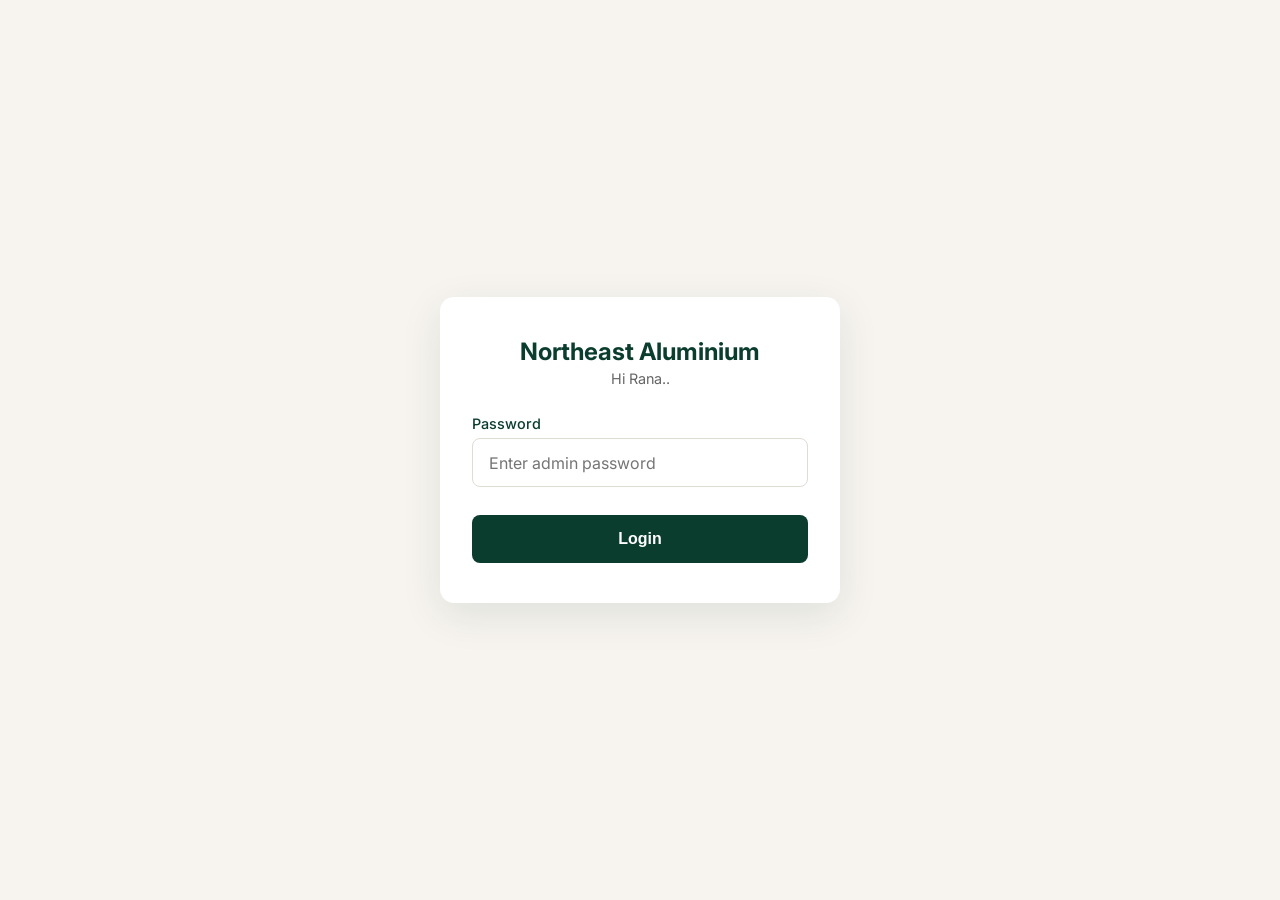
<file: admin/index.html>
<!DOCTYPE html>
<html lang="en">

<head>
    <meta charset="UTF-8">
    <meta name="viewport" content="width=device-width, initial-scale=1.0">
    <title>Admin Login | Northeast Aluminium</title>
    <link rel="preconnect" href="https://fonts.googleapis.com">
    <link rel="preconnect" href="https://fonts.gstatic.com" crossorigin>
    <link href="https://fonts.googleapis.com/css2?family=Inter:wght@400;500;600&display=swap" rel="stylesheet">
    <style>
        :root {
            --green: #0b3d2e;
            --gold: #c9a227;
            --cream: #f7f4ef;
        }

        * {
            box-sizing: border-box;
            margin: 0;
            padding: 0;
        }

        body {
            background: var(--cream);
            min-height: 100vh;
            display: flex;
            align-items: center;
            justify-content: center;
            font-family: 'Inter', system-ui, sans-serif;
            padding: 1rem;
        }

        .login-box {
            background: white;
            padding: 2.5rem 2rem;
            border-radius: 14px;
            box-shadow: 0 12px 40px rgba(11, 61, 46, 0.1);
            width: 100%;
            max-width: 400px;
        }

        .logo-text {
            text-align: center;
            margin-bottom: 1.75rem;
        }

        .logo-text h1 {
            color: var(--green);
            font-size: 1.5rem;
            font-weight: 700;
        }

        .logo-text p {
            color: #666;
            font-size: 0.9rem;
            margin-top: 0.25rem;
        }

        .form-group {
            margin-bottom: 1.25rem;
        }

        label {
            display: block;
            margin-bottom: 0.4rem;
            font-weight: 500;
            color: var(--green);
            font-size: 0.9rem;
        }

        input {
            width: 100%;
            padding: 0.85rem 1rem;
            border: 1.5px solid #e0dbd3;
            border-radius: 8px;
            font-size: 1rem;
            font-family: inherit;
            transition: border-color 0.2s;
        }

        input:focus {
            outline: none;
            border-color: var(--gold);
        }

        .btn-login {
            width: 100%;
            padding: 0.95rem;
            background: var(--green);
            color: white;
            border: none;
            border-radius: 8px;
            font-size: 1rem;
            font-weight: 600;
            cursor: pointer;
            margin-top: 0.5rem;
            transition: background 0.2s;
        }

        .btn-login:hover {
            background: #145c45;
        }

        .error {
            color: #c0392b;
            text-align: center;
            margin-top: 1rem;
            font-size: 0.9rem;
            display: none;
        }

        .hint {
            text-align: center;
            margin-top: 1.5rem;
            font-size: 0.8rem;
            color: #888;
        }
    </style>
</head>

<body>
    <div class="login-box">
        <div class="logo-text">
            <h1>Northeast Aluminium</h1>
            <p>Hi Rana..</p>
        </div>

        <form id="loginForm">
            <div class="form-group">
                <label for="password">Password</label>
                <input type="password" id="password" required placeholder="Enter admin password"
                    autocomplete="current-password">
            </div>
            <button type="submit" class="btn-login">Login</button>
            <p class="error" id="errorMsg">Incorrect password</p>
        </form>



        <script>
            // ========== CHANGE THIS PASSWORD ==========
            // Default password: admin123
            const PASSWORD_HASH = "a2177800e3c78b809eddabc4fc45cf989154b90371a009b44d804bb594a09a46";

            async function sha256(str) {
                const buf = await crypto.subtle.digest("SHA-256", new TextEncoder().encode(str));
                return Array.from(new Uint8Array(buf)).map(b => b.toString(16).padStart(2, "0")).join("");
            }

            if (sessionStorage.getItem("ne_admin_auth") === "true") {
                window.location.href = "dashboard.html";
            }

            document.getElementById("loginForm").addEventListener("submit", async (e) => {
                e.preventDefault();
                const pwd = document.getElementById("password").value;
                const hash = await sha256(pwd);
                const errorMsg = document.getElementById("errorMsg");

                if (hash === PASSWORD_HASH) {
                    sessionStorage.setItem("ne_admin_auth", "true");
                    window.location.href = "dashboard.html";
                } else {
                    errorMsg.style.display = "block";
                    errorMsg.textContent = "Incorrect password";
                }
            });
        </script>
</body>

</html>
</file>
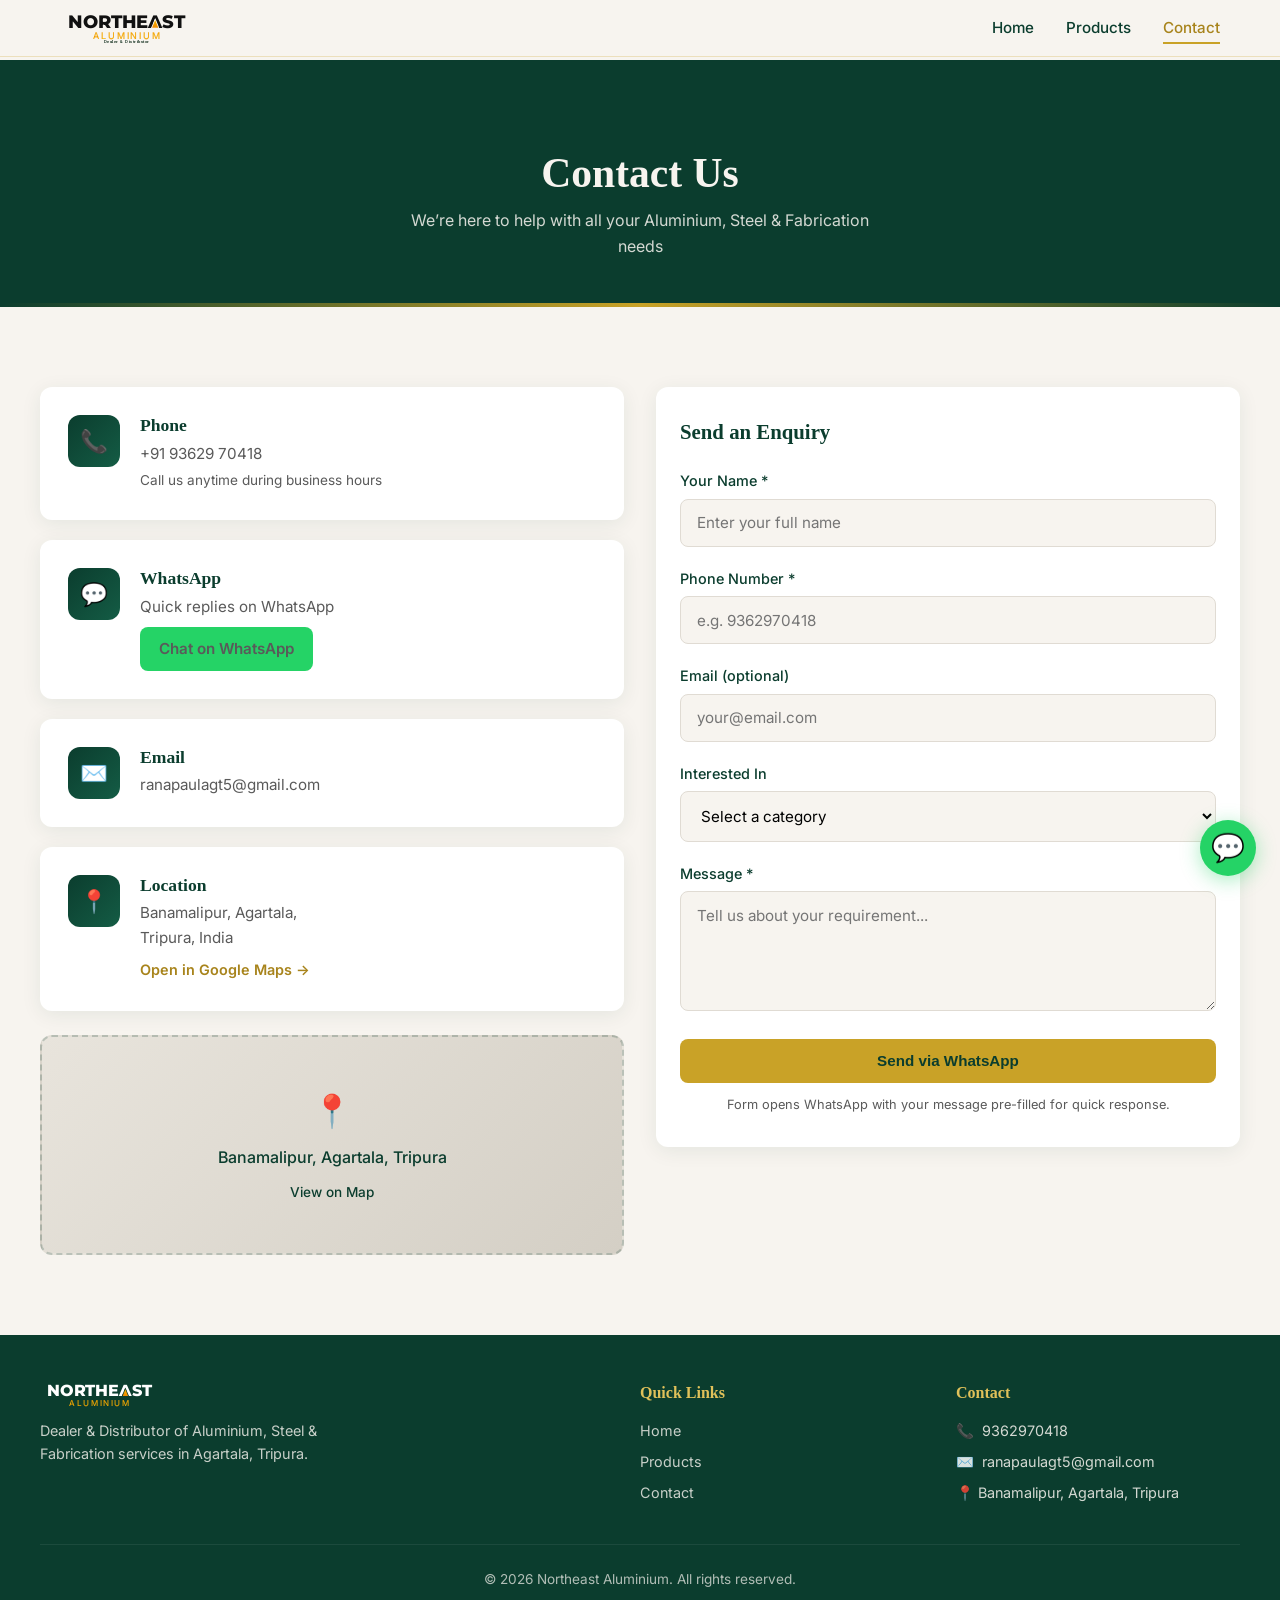
<file: contact.html>
<!DOCTYPE html>
<html lang="en">
<head>
  <meta charset="UTF-8">
  <meta name="viewport" content="width=device-width, initial-scale=1.0">
  <title>Contact Us | Northeast Aluminium – Agartala, Tripura</title>
  <meta name="description" content="Contact Northeast Aluminium in Banamalipur, Agartala. Call, WhatsApp or email for Aluminium, Steel & Fabrication enquiries.">
  
  <link rel="preconnect" href="https://fonts.googleapis.com">
  <link rel="preconnect" href="https://fonts.gstatic.com" crossorigin>
  <link href="https://fonts.googleapis.com/css2?family=Inter:wght@400;500;600&family=Montserrat:wght@400;500;600;700;800&family=Roboto+Slab:wght@700&family=Cormorant+Garamond:wght@600&display=swap" rel="stylesheet">
  
  <link rel="stylesheet" href="css/style.css">
</head>
<body>

  <!-- Header -->
  <header class="header">
    <div class="nav-container">
      <a href="index.html" class="logo">
        <div class="site-logo" role="img" aria-label="Northeast Aluminium — Dealer & Distributor">
          <div class="wordmark">NORTHE<span class="a">A</span>ST</div>
          <div class="product">Aluminium</div>
          <div class="role">Dealer & Distributor</div>
        </div>
      </a>
      
      <nav class="nav-links">
        <a href="index.html">Home</a>
        <a href="products.html">Products</a>
        <a href="contact.html" class="active">Contact</a>
      </nav>
      
      <div class="hamburger">
        <span></span>
        <span></span>
        <span></span>
      </div>
    </div>
  </header>

  <!-- Mobile Menu -->
  <div class="overlay"></div>
  <div class="mobile-menu">
    <a href="index.html">Home</a>
    <a href="products.html">Products</a>
    <a href="contact.html">Contact</a>
  </div>

  <!-- Page Hero -->
  <section class="page-hero">
    <h1>Contact Us</h1>
    <p>We’re here to help with all your Aluminium, Steel & Fabrication needs</p>
  </section>

  <!-- Contact Content -->
  <section class="section">
    <div class="container">
      <div class="contact-grid">
        
        <!-- Left: Contact Info -->
        <div>
          <div class="contact-card">
            <div class="contact-icon">📞</div>
            <div>
              <h3>Phone</h3>
              <p><a href="tel:+919362970418">+91 93629 70418</a></p>
              <p style="font-size:0.85rem; margin-top:0.25rem;">Call us anytime during business hours</p>
            </div>
          </div>

          <div class="contact-card" style="margin-top:1.25rem;">
            <div class="contact-icon">💬</div>
            <div>
              <h3>WhatsApp</h3>
              <p>Quick replies on WhatsApp</p>
              <a href="https://wa.me/919362970418" class="whatsapp-btn" target="_blank" rel="noopener">
                Chat on WhatsApp
              </a>
            </div>
          </div>

          <div class="contact-card" style="margin-top:1.25rem;">
            <div class="contact-icon">✉️</div>
            <div>
              <h3>Email</h3>
              <p><a href="mailto:ranapaulagt5@gmail.com">ranapaulagt5@gmail.com</a></p>
            </div>
          </div>

          <div class="contact-card" style="margin-top:1.25rem;">
            <div class="contact-icon">📍</div>
            <div>
              <h3>Location</h3>
              <p>Banamalipur, Agartala,<br>Tripura, India</p>
              <a href="https://www.google.com/maps/search/?api=1&query=Banamalipur+Agartala+Tripura" 
                 target="_blank" rel="noopener" 
                 style="display:inline-block; margin-top:0.5rem; color:var(--gold-dark); font-weight:600; font-size:0.9rem;">
                Open in Google Maps →
              </a>
            </div>
          </div>

          <!-- Map placeholder -->
          <div class="map-placeholder">
            <span style="font-size:2rem;">📍</span>
            <span>Banamalipur, Agartala, Tripura</span>
            <a href="https://www.google.com/maps/search/?api=1&query=Banamalipur+Agartala+Tripura" 
               target="_blank" rel="noopener" 
               style="font-size:0.85rem; color:var(--green); margin-top:0.25rem;">
              View on Map
            </a>
          </div>
        </div>

        <!-- Right: Enquiry Form -->
        <div>
          <div class="contact-form">
            <h3>Send an Enquiry</h3>
            <form id="enquiryForm">
              <div class="form-group">
                <label for="name">Your Name *</label>
                <input type="text" id="name" name="name" required placeholder="Enter your full name">
              </div>
              
              <div class="form-group">
                <label for="phone">Phone Number *</label>
                <input type="tel" id="phone" name="phone" required placeholder="e.g. 9362970418">
              </div>
              
              <div class="form-group">
                <label for="email">Email (optional)</label>
                <input type="email" id="email" name="email" placeholder="your@email.com">
              </div>
              
              <div class="form-group">
                <label for="interest">Interested In</label>
                <select id="interest" name="interest">
                  <option value="">Select a category</option>
                  <option value="Aluminium Products">Aluminium Products</option>
                  <option value="Mild Steel">Mild Steel</option>
                  <option value="Stainless Steel">Stainless Steel</option>
                  <option value="Fabrication Services">Fabrication Services</option>
                  <option value="Other">Other</option>
                </select>
              </div>
              
              <div class="form-group">
                <label for="message">Message *</label>
                <textarea id="message" name="message" required placeholder="Tell us about your requirement..."></textarea>
              </div>
              
              <button type="submit" class="btn btn-primary" style="width:100%;">
                Send via WhatsApp
              </button>
              
              <p style="font-size:0.8rem; color:var(--text-muted); margin-top:0.75rem; text-align:center;">
                Form opens WhatsApp with your message pre-filled for quick response.
              </p>
            </form>
          </div>
        </div>

      </div>
    </div>
  </section>

  <!-- Footer -->
  <footer class="footer">
    <div class="container">
      <div class="footer-grid">
        <div class="footer-brand">
          <div class="site-logo" role="img" aria-label="Northeast Aluminium">
            <div class="wordmark">NORTHE<span class="a">A</span>ST</div>
            <div class="product">Aluminium</div>
          </div>
          <p style="margin-top: 0.75rem;">Dealer & Distributor of Aluminium, Steel & Fabrication services in Agartala, Tripura.</p>
        </div>
        
        <div class="footer-links">
          <h4>Quick Links</h4>
          <a href="index.html">Home</a>
          <a href="products.html">Products</a>
          <a href="contact.html">Contact</a>
        </div>
        
        <div class="footer-contact">
          <h4>Contact</h4>
          <p>📞 <a href="tel:+919362970418">9362970418</a></p>
          <p>✉️ <a href="mailto:ranapaulagt5@gmail.com">ranapaulagt5@gmail.com</a></p>
          <p>📍 Banamalipur, Agartala, Tripura</p>
        </div>
      </div>
      
      <div class="footer-bottom">
        <p>© 2026 Northeast Aluminium. All rights reserved.</p>
      </div>
    </div>
  </footer>

  <!-- Floating WhatsApp -->
  <a href="https://wa.me/919362970418" class="float-whatsapp" target="_blank" rel="noopener" title="Chat on WhatsApp">
    💬
  </a>

  <script src="js/script.js"></script>
</body>
</html>
</file>
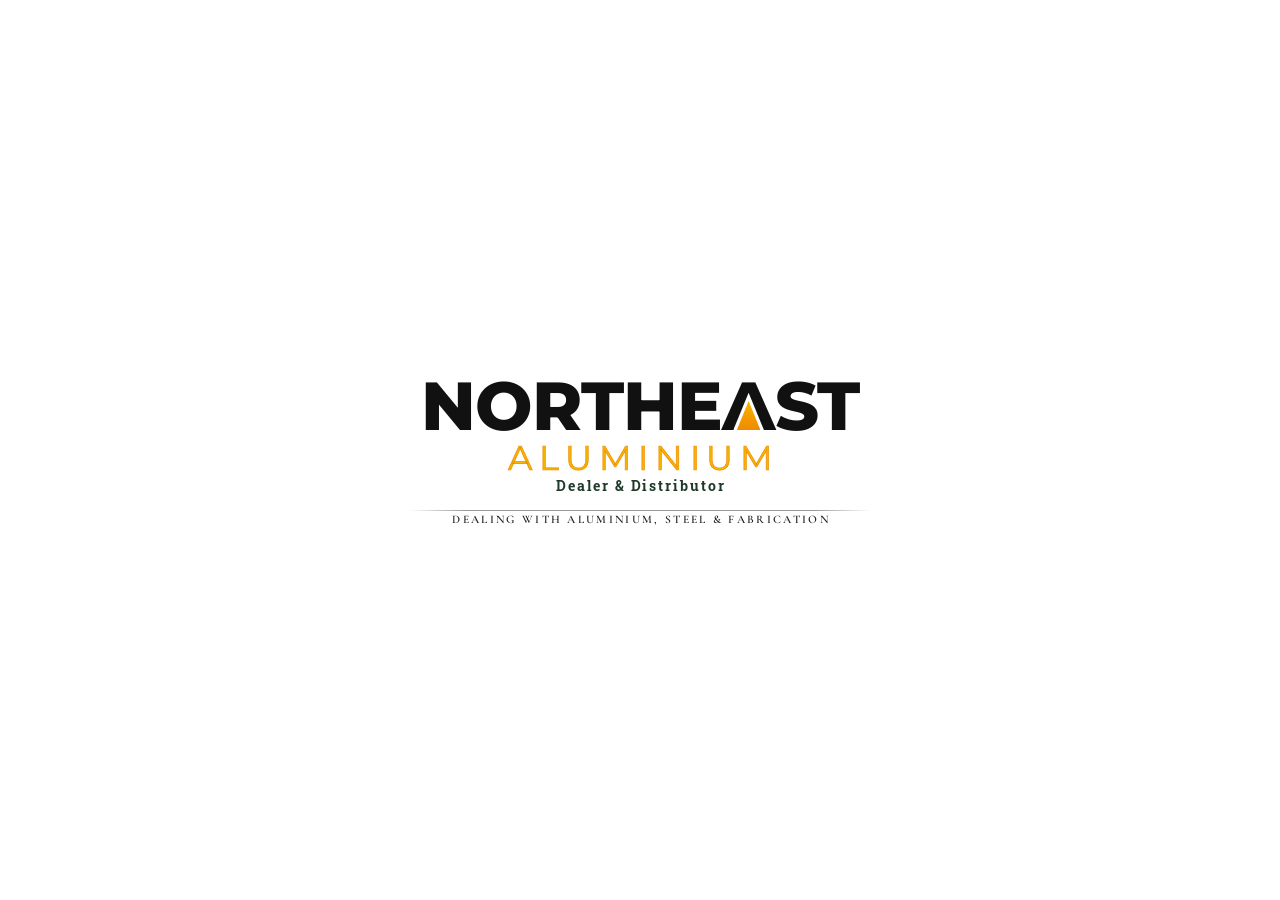
<file: logo.html>
<!DOCTYPE html>
<html lang="en">

<head>
    <meta charset="UTF-8">
    <meta name="viewport" content="width=device-width, initial-scale=1">
    <title>Northeast Aluminium Logo</title>
    <link rel="preconnect" href="https://fonts.googleapis.com">
    <link rel="preconnect" href="https://fonts.gstatic.com" crossorigin>
    <link
        href="https://fonts.googleapis.com/css2?family=Montserrat:wght@400;500;800&family=Roboto+Slab:wght@700&family=Cormorant+Garamond:wght@600&display=swap"
        rel="stylesheet">
    <style>
        :root {
            --black: #111111;
            --gold: #f5b400;
            --gold-deep: #f08a00;
            --green: #1f3a2a;
            --white: #ffffff;
        }

        * {
            box-sizing: border-box;
            margin: 0;
            padding: 0;
        }

        body {
            min-height: 100vh;
            display: grid;
            place-items: center;
            background: transparent;
            font-family: "Montserrat", Arial, Helvetica, sans-serif;
        }

        /* Logo container (transparent). Change font-size to scale the whole logo. */
        .logo {
            font-size: clamp(30px, 9vw, 68px);
            width: 7.4em;
            padding: 0.28em 0.3em 0.3em;
            background: transparent;
            display: flex;
            flex-direction: column;
            align-items: center;
        }

        /* NORTHEAST */
        .wordmark {
            font-family: "Montserrat", "Arial Black", Arial, sans-serif;
            font-weight: 800;
            font-size: 1em;
            line-height: 1;
            letter-spacing: -0.01em;
            color: var(--black);
            white-space: nowrap;
        }

        /* The "A" that holds both triangles */
        .wordmark .a {
            position: relative;
            display: inline-block;
        }

        /* White triangle */
        .wordmark .a::before {
            content: "";
            position: absolute;
            left: 50%;
            top: 0.3em;
            /* move triangle up / down */
            width: 0.46em;
            /* triangle width */
            height: 0.56em;
            /* triangle height */
            transform: translateX(-50%);
            background: var(--white);
            clip-path: polygon(50% 0, 100% 100%, 0 100%);
            z-index: 1;
        }

        /* Yellow triangle */
        .wordmark .a::after {
            content: "";
            position: absolute;
            left: 50%;
            top: 0.42em;
            /* move yellow triangle up / down */
            width: 0.35em;
            /* yellow triangle width */
            height: 0.43em;
            /* yellow triangle height */
            transform: translateX(-50%);
            background: linear-gradient(180deg, var(--gold), var(--gold-deep));
            clip-path: polygon(50% 0, 100% 100%, 0 100%);
            z-index: 2;
        }

        /* ALUMINIUM */
        .product {
            margin-top: 0.02em;
            font-weight: 400;
            font-size: 0.5em;
            line-height: 1;
            letter-spacing: 0.2em;
            padding-left: 0.2em;
            /* balances trailing letter-spacing */
            color: var(--gold);
            -webkit-text-stroke: 0.02em var(--gold-deep);
            text-transform: uppercase;
        }

        /* Dealer & Distributor */
        .role {
            margin-top: 0.12em;
            font-family: "Roboto Slab", Georgia, serif;
            font-weight: 700;
            font-size: 0.2em;
            letter-spacing: 0.14em;
            padding-left: 0.14em;
            color: var(--green);
        }

        /* Divider line */
        .rule {
            width: 100%;
            height: 1px;
            margin-top: 0.22em;
            background: linear-gradient(90deg, transparent, #9a9a9a 12%, #9a9a9a 88%, transparent);
        }

        /* Tagline */
        .tagline {
            margin-top: 0.14em;
            font-family: "Cormorant Garamond", Georgia, serif;
            font-weight: 600;
            font-size: 0.17em;
            letter-spacing: 0.2em;
            padding-left: 0.2em;
            color: #222;
            text-transform: uppercase;
            white-space: nowrap;
        }
    </style>
</head>

<body>

    <div class="logo" role="img"
        aria-label="Northeast Aluminium — Dealer &amp; Distributor. Dealing with aluminium, steel and fabrication.">
        <div class="wordmark" aria-hidden="true">NORTHE<span class="a">A</span>ST</div>
        <div class="product" aria-hidden="true">Aluminium</div>
        <div class="role" aria-hidden="true">Dealer &amp; Distributor</div>
        <div class="rule" aria-hidden="true"></div>
        <div class="tagline" aria-hidden="true">Dealing with Aluminium, Steel &amp; Fabrication</div>
    </div>

</body>

</html>
</file>
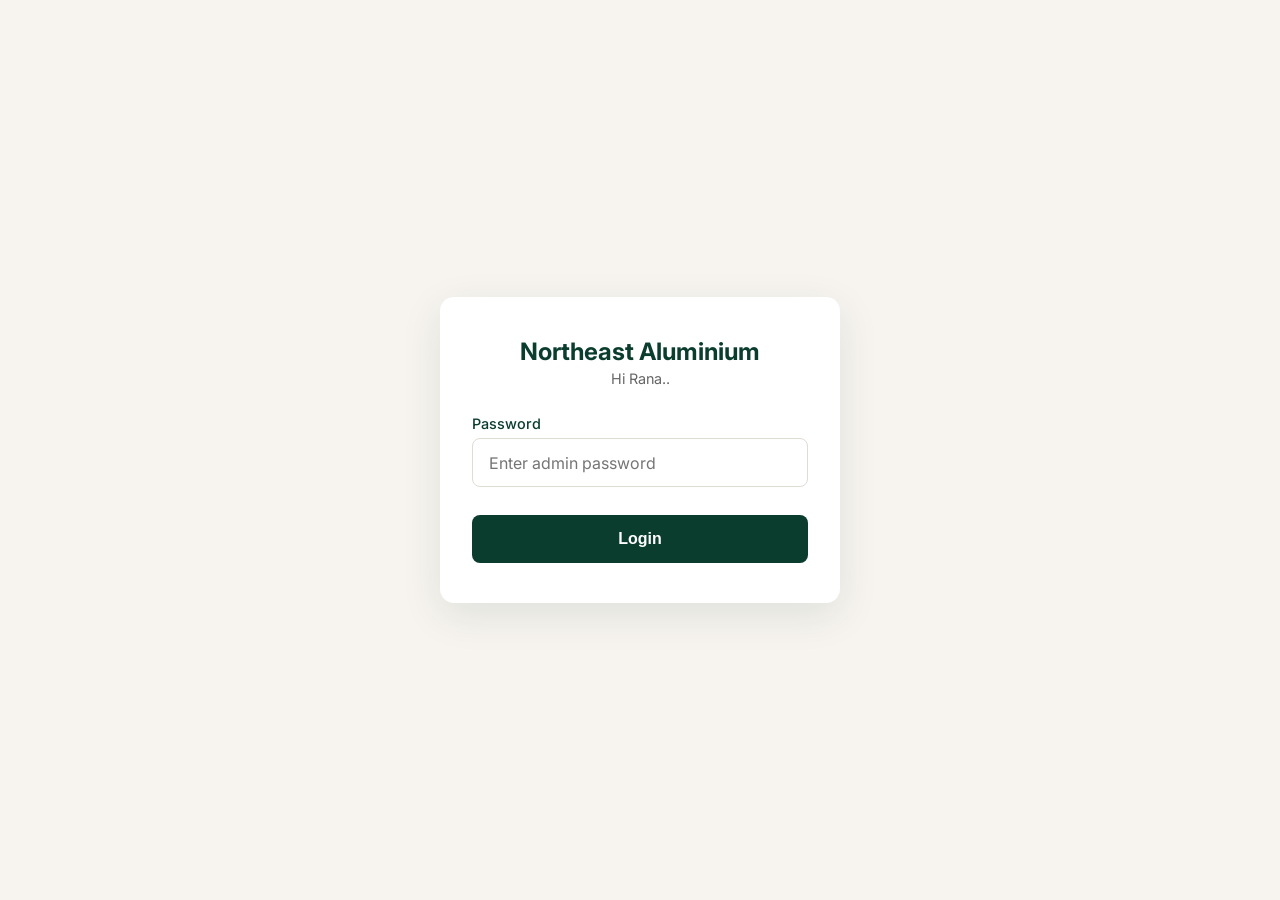
<file: admin/dashboard.html>
<!DOCTYPE html>
<html lang="en">

<head>
    <meta charset="UTF-8">
    <meta name="viewport" content="width=device-width, initial-scale=1.0">
    <title>Admin Dashboard | Northeast Aluminium</title>
    <link rel="preconnect" href="https://fonts.googleapis.com">
    <link rel="preconnect" href="https://fonts.gstatic.com" crossorigin>
    <link href="https://fonts.googleapis.com/css2?family=Inter:wght@400;500;600;700&display=swap" rel="stylesheet">
    <style>
        :root {
            --green: #0b3d2e;
            --green-light: #145c45;
            --gold: #c9a227;
            --cream: #f7f4ef;
            --danger: #c0392b;
        }

        * {
            box-sizing: border-box;
            margin: 0;
            padding: 0;
        }

        body {
            background: var(--cream);
            font-family: 'Inter', system-ui, sans-serif;
            color: #1a1a1a;
            line-height: 1.5;
            min-height: 100vh;
        }

        .admin-header {
            background: var(--green);
            color: white;
            padding: 0.9rem 1.25rem;
            display: flex;
            justify-content: space-between;
            align-items: center;
            position: sticky;
            top: 0;
            z-index: 100;
            box-shadow: 0 2px 12px rgba(0, 0, 0, 0.15);
        }

        .admin-header h1 {
            font-size: 1.15rem;
            font-weight: 600;
        }

        .header-actions {
            display: flex;
            gap: 0.6rem;
            align-items: center;
        }

        .btn {
            display: inline-flex;
            align-items: center;
            gap: 0.4rem;
            padding: 0.55rem 1rem;
            border: none;
            border-radius: 7px;
            font-weight: 600;
            font-size: 0.875rem;
            cursor: pointer;
            transition: all 0.2s;
            font-family: inherit;
        }

        .btn-gold {
            background: var(--gold);
            color: var(--green);
        }

        .btn-gold:hover {
            background: #e0c15a;
        }

        .btn-outline {
            background: transparent;
            color: white;
            border: 1.5px solid rgba(255, 255, 255, 0.4);
        }

        .btn-outline:hover {
            background: rgba(255, 255, 255, 0.1);
        }

        .btn-green {
            background: var(--green);
            color: white;
        }

        .btn-green:hover {
            background: var(--green-light);
        }

        .btn-danger {
            background: var(--danger);
            color: white;
        }

        .btn-danger:hover {
            background: #a93226;
        }

        .btn-sm {
            padding: 0.4rem 0.75rem;
            font-size: 0.8rem;
        }

        .container {
            max-width: 1100px;
            margin: 0 auto;
            padding: 1.5rem 1.25rem 3rem;
        }

        .status {
            padding: 0.75rem 1rem;
            border-radius: 8px;
            margin-bottom: 1.25rem;
            font-size: 0.9rem;
            display: none;
        }

        .status.success {
            background: #d4edda;
            color: #155724;
            display: block;
        }

        .status.error {
            background: #f8d7da;
            color: #721c24;
            display: block;
        }

        .status.info {
            background: #d1ecf1;
            color: #0c5460;
            display: block;
        }

        .card {
            background: white;
            border-radius: 12px;
            padding: 1.5rem;
            box-shadow: 0 4px 18px rgba(11, 61, 46, 0.06);
            margin-bottom: 1.75rem;
        }

        .card h2 {
            color: var(--green);
            font-size: 1.2rem;
            margin-bottom: 1.25rem;
            display: flex;
            align-items: center;
            justify-content: space-between;
            gap: 1rem;
        }

        .form-row {
            display: grid;
            grid-template-columns: 1fr 1fr;
            gap: 1rem;
            margin-bottom: 1rem;
        }

        @media (max-width: 640px) {
            .form-row {
                grid-template-columns: 1fr;
            }
        }

        label {
            display: block;
            margin-bottom: 0.3rem;
            font-weight: 500;
            color: var(--green);
            font-size: 0.875rem;
        }

        input[type="text"],
        input[type="number"],
        select,
        textarea {
            width: 100%;
            padding: 0.7rem 0.9rem;
            border: 1.5px solid #e0dbd3;
            border-radius: 8px;
            font-size: 0.95rem;
            font-family: inherit;
            background: #faf9f6;
            transition: border-color 0.2s;
        }

        input:focus,
        select:focus,
        textarea:focus {
            outline: none;
            border-color: var(--gold);
            background: white;
        }

        textarea {
            min-height: 90px;
            resize: vertical;
        }

        .image-preview-wrap {
            margin-top: 0.75rem;
            display: none;
        }

        .image-preview-wrap img {
            max-width: 180px;
            max-height: 140px;
            border-radius: 8px;
            border: 1px solid #e0dbd3;
            object-fit: cover;
        }

        .toolbar {
            display: flex;
            flex-wrap: wrap;
            gap: 0.75rem;
            margin-bottom: 1.25rem;
            align-items: center;
        }

        .toolbar input {
            flex: 1;
            min-width: 180px;
            padding: 0.6rem 0.9rem;
            border: 1.5px solid #e0dbd3;
            border-radius: 8px;
            font-size: 0.9rem;
        }

        .product-list {
            display: grid;
            gap: 0.85rem;
        }

        .product-item {
            display: flex;
            gap: 1rem;
            align-items: center;
            background: #faf9f6;
            padding: 0.9rem;
            border-radius: 10px;
            border: 1px solid #eee;
            transition: border-color 0.2s;
        }

        .product-item:hover {
            border-color: #d4cfc5;
        }

        .product-item img {
            width: 72px;
            height: 72px;
            object-fit: cover;
            border-radius: 8px;
            background: #e8e4dc;
            flex-shrink: 0;
        }

        .product-info {
            flex: 1;
            min-width: 0;
        }

        .product-info h3 {
            margin: 0 0 0.2rem;
            color: var(--green);
            font-size: 1rem;
            white-space: nowrap;
            overflow: hidden;
            text-overflow: ellipsis;
        }

        .product-info .meta {
            font-size: 0.8rem;
            color: #666;
            display: flex;
            flex-wrap: wrap;
            gap: 0.5rem 1rem;
        }

        .product-info .price {
            font-weight: 600;
            color: var(--green);
            font-size: 0.9rem;
        }

        .product-actions {
            display: flex;
            flex-direction: column;
            gap: 0.35rem;
            flex-shrink: 0;
        }

        @media (min-width: 640px) {
            .product-actions {
                flex-direction: row;
                align-items: center;
            }
        }

        .order-btns {
            display: flex;
            flex-direction: column;
            gap: 2px;
        }

        .order-btns button {
            background: #e8e4dc;
            border: none;
            width: 28px;
            height: 22px;
            border-radius: 4px;
            cursor: pointer;
            font-size: 0.7rem;
            color: var(--green);
        }

        .order-btns button:hover {
            background: var(--gold);
        }

        .empty-state {
            text-align: center;
            padding: 2.5rem 1rem;
            color: #888;
        }

        .modal-overlay {
            position: fixed;
            inset: 0;
            background: rgba(0, 0, 0, 0.5);
            display: none;
            align-items: center;
            justify-content: center;
            z-index: 200;
            padding: 1rem;
        }

        .modal-overlay.show {
            display: flex;
        }

        .modal {
            background: white;
            border-radius: 14px;
            width: 100%;
            max-width: 520px;
            max-height: 90vh;
            overflow-y: auto;
            padding: 1.75rem;
            box-shadow: 0 20px 50px rgba(0, 0, 0, 0.2);
        }

        .modal h2 {
            margin-bottom: 1.25rem;
            color: var(--green);
        }

        .modal-actions {
            display: flex;
            gap: 0.75rem;
            margin-top: 1.5rem;
            justify-content: flex-end;
        }

        .download-panel {
            background: linear-gradient(135deg, #0b3d2e, #145c45);
            color: white;
            border-radius: 12px;
            padding: 1.5rem;
            margin-bottom: 1.75rem;
        }

        .download-panel h2 {
            color: white;
            margin-bottom: 0.5rem;
        }

        .download-panel p {
            opacity: 0.9;
            font-size: 0.9rem;
            margin-bottom: 1rem;
        }

        .download-panel .btn {
            margin-right: 0.5rem;
            margin-bottom: 0.5rem;
        }

        .badge {
            display: inline-block;
            background: rgba(255, 255, 255, 0.15);
            padding: 0.2rem 0.6rem;
            border-radius: 20px;
            font-size: 0.8rem;
            margin-left: 0.5rem;
        }
    </style>
</head>

<body>

    <div class="admin-header">
        <h1>Northeast Aluminium — Admin</h1>
        <div class="header-actions">
            <button class="btn btn-outline btn-sm" onclick="openPasswordModal()">Change Password</button>
            <button class="btn btn-gold btn-sm" onclick="logout()">Logout</button>
        </div>
    </div>

    <div class="container">

        <div id="statusMsg" class="status"></div>

        <div class="download-panel">
            <h2>Export & Update Website <span class="badge" id="productCount">0 products</span></h2>
            <p>
                After adding / editing products, click the button below.
                Download the new <strong>products.json</strong> and any new images, then upload them to your GitHub
                repo.
            </p>
            <button class="btn btn-gold" onclick="exportAll()">⬇ Download products.json + Images</button>
            <button class="btn btn-outline" onclick="downloadJSONOnly()">⬇ JSON only</button>
        </div>

        <div class="card">
            <h2 id="formTitle">Add New Product</h2>
            <form id="productForm">
                <input type="hidden" id="editId">

                <div class="form-row">
                    <div>
                        <label>Product Name *</label>
                        <input type="text" id="name" required placeholder="e.g. Aluminium Sheets 3mm">
                    </div>
                    <div>
                        <label>Category *</label>
                        <select id="category" required>
                            <option value="">Select category</option>
                            <option value="aluminium">Aluminium</option>
                            <option value="mild-steel">Mild Steel</option>
                            <option value="stainless">Stainless Steel</option>
                            <option value="services">Services</option>
                        </select>
                    </div>
                </div>

                <div style="margin-bottom:1rem;">
                    <label>Description</label>
                    <textarea id="description" placeholder="Short description of the product..."></textarea>
                </div>

                <div class="form-row">
                    <div>
                        <label>Price (optional)</label>
                        <input type="text" id="price" placeholder="e.g. 450 / kg or 12,000">
                    </div>
                    <div>
                        <label>Display Order</label>
                        <input type="number" id="sort_order" min="1" placeholder="Auto if empty">
                    </div>
                </div>

                <div style="margin-bottom:1.25rem;">
                    <label>Product Image *</label>
                    <input type="file" id="image" accept="image/*">
                    <div class="image-preview-wrap" id="previewWrap">
                        <img id="imagePreview" alt="Preview">
                        <p style="font-size:0.8rem;color:#666;margin-top:0.35rem;" id="imageName"></p>
                    </div>
                    <p style="font-size:0.8rem;color:#888;margin-top:0.4rem;">
                        Recommended: JPG/PNG, under 1 MB. Existing image is kept if you don’t choose a new one while
                        editing.
                    </p>
                </div>

                <div style="display:flex;gap:0.6rem;flex-wrap:wrap;">
                    <button type="submit" class="btn btn-gold" id="submitBtn">Add Product</button>
                    <button type="button" class="btn btn-outline" id="cancelEdit"
                        style="display:none;color:var(--green);border-color:#ccc;" onclick="resetForm()">Cancel
                        Edit</button>
                </div>
            </form>
        </div>

        <div class="card">
            <h2>
                All Products
                <span style="font-size:0.85rem;font-weight:500;color:#666;" id="listCount"></span>
            </h2>

            <div class="toolbar">
                <input type="text" id="searchInput" placeholder="Search by name or description...">
                <select id="filterCategory"
                    style="padding:0.6rem 0.9rem;border:1.5px solid #e0dbd3;border-radius:8px;font-size:0.9rem;background:#faf9f6;">
                    <option value="all">All Categories</option>
                    <option value="aluminium">Aluminium</option>
                    <option value="mild-steel">Mild Steel</option>
                    <option value="stainless">Stainless Steel</option>
                    <option value="services">Services</option>
                </select>
            </div>

            <div id="productList" class="product-list">
                <div class="empty-state">Loading products...</div>
            </div>
        </div>
    </div>

    <!-- Change Password Modal -->
    <div class="modal-overlay" id="passwordModal">
        <div class="modal">
            <h2>Change Admin Password</h2>
            <p style="font-size:0.9rem;color:#666;margin-bottom:1.25rem;">
                Because this is a static site, the new password is stored only in this browser session for now.
                To make it permanent you must update the hash in <code>admin/index.html</code>.
            </p>
            <div class="form-group" style="margin-bottom:1rem;">
                <label>New Password</label>
                <input type="password" id="newPassword" placeholder="Enter new password">
            </div>
            <div class="form-group" style="margin-bottom:1rem;">
                <label>Confirm Password</label>
                <input type="password" id="confirmPassword" placeholder="Confirm new password">
            </div>
            <div id="pwdResult" style="font-size:0.85rem;margin-bottom:1rem;display:none;"></div>
            <div class="modal-actions">
                <button class="btn btn-outline" style="color:#666;border-color:#ccc;"
                    onclick="closePasswordModal()">Cancel</button>
                <button class="btn btn-green" onclick="generateNewHash()">Generate Hash & Instructions</button>
            </div>
        </div>
    </div>

    <script>
        if (sessionStorage.getItem("ne_admin_auth") !== "true") {
            window.location.href = "index.html";
        }

        function logout() {
            sessionStorage.removeItem("ne_admin_auth");
            window.location.href = "index.html";
        }

        let products = [];
        let nextId = 1;
        let pendingImages = {};

        const categoryLabels = {
            aluminium: "Aluminium",
            "mild-steel": "Mild Steel",
            stainless: "Stainless Steel",
            services: "Services"
        };

        async function loadProducts() {
            try {
                const res = await fetch("../data/products.json?t=" + Date.now());
                if (!res.ok) throw new Error("Could not load products.json");
                products = await res.json();
                products.sort((a, b) => (a.sort_order || 0) - (b.sort_order || 0));
                nextId = products.reduce((max, p) => Math.max(max, p.id || 0), 0) + 1;
                renderList();
                updateCounts();
            } catch (err) {
                showStatus("Could not load products.json. Starting with empty list.", "info");
                products = [];
                renderList();
            }
        }

        function renderList() {
            const list = document.getElementById("productList");
            const search = document.getElementById("searchInput").value.toLowerCase().trim();
            const catFilter = document.getElementById("filterCategory").value;

            let filtered = products.filter(p => {
                const matchCat = catFilter === "all" || p.category === catFilter;
                const matchSearch = !search ||
                    p.name.toLowerCase().includes(search) ||
                    (p.description || "").toLowerCase().includes(search);
                return matchCat && matchSearch;
            });

            if (filtered.length === 0) {
                list.innerHTML = `<div class="empty-state">${products.length === 0 ? "No products yet. Add your first product above." : "No products match your search."}</div>`;
                return;
            }

            list.innerHTML = filtered.map((p) => {
                const realIndex = products.findIndex(x => x.id === p.id);
                const imgSrc = pendingImages[p.id]
                    ? (typeof pendingImages[p.id] === "string" ? pendingImages[p.id] : URL.createObjectURL(pendingImages[p.id]))
                    : `../images/products/${p.image}`;

                return `
          <div class="product-item" data-id="${p.id}">
            <div class="order-btns">
              <button onclick="moveUp(${realIndex})" title="Move up">▲</button>
              <button onclick="moveDown(${realIndex})" title="Move down">▼</button>
            </div>
            <img src="${imgSrc}" alt="${p.name}" onerror="this.src='https://via.placeholder.com/72?text=No+Img'">
            <div class="product-info">
              <h3>${escapeHtml(p.name)}</h3>
              <div class="meta">
                <span>${categoryLabels[p.category] || p.category}</span>
                <span>Order: ${p.sort_order || "-"}</span>
                ${p.price ? `<span class="price">₹ ${escapeHtml(p.price)}</span>` : ""}
              </div>
              <p style="font-size:0.8rem;color:#888;margin-top:0.25rem;white-space:nowrap;overflow:hidden;text-overflow:ellipsis;">
                ${escapeHtml((p.description || "").substring(0, 80))}${(p.description || "").length > 80 ? "…" : ""}
              </p>
            </div>
            <div class="product-actions">
              <button class="btn btn-sm btn-green" onclick="editProduct(${p.id})">Edit</button>
              <button class="btn btn-sm btn-danger" onclick="deleteProduct(${p.id})">Delete</button>
            </div>
          </div>
        `;
            }).join("");
        }

        function updateCounts() {
            document.getElementById("productCount").textContent = products.length + " products";
            document.getElementById("listCount").textContent = "(" + products.length + ")";
        }

        function escapeHtml(str) {
            if (!str) return "";
            return str.replace(/&/g, "&amp;").replace(/</g, "&lt;").replace(/>/g, "&gt;").replace(/"/g, "&quot;");
        }

        const form = document.getElementById("productForm");
        const imageInput = document.getElementById("image");
        const previewWrap = document.getElementById("previewWrap");
        const imagePreview = document.getElementById("imagePreview");
        const imageName = document.getElementById("imageName");

        imageInput.addEventListener("change", () => {
            const file = imageInput.files[0];
            if (file) {
                const url = URL.createObjectURL(file);
                imagePreview.src = url;
                imageName.textContent = file.name + " (" + Math.round(file.size / 1024) + " KB)";
                previewWrap.style.display = "block";
            } else {
                previewWrap.style.display = "none";
            }
        });

        form.addEventListener("submit", (e) => {
            e.preventDefault();

            const editId = document.getElementById("editId").value;
            const name = document.getElementById("name").value.trim();
            const category = document.getElementById("category").value;
            const description = document.getElementById("description").value.trim();
            const price = document.getElementById("price").value.trim();
            let sort_order = parseInt(document.getElementById("sort_order").value, 10);
            const file = imageInput.files[0];

            if (!name || !category) {
                showStatus("Name and Category are required", "error");
                return;
            }

            if (editId) {
                const idx = products.findIndex(p => p.id == editId);
                if (idx === -1) return;

                products[idx].name = name;
                products[idx].category = category;
                products[idx].description = description;
                products[idx].price = price;
                if (!isNaN(sort_order) && sort_order > 0) products[idx].sort_order = sort_order;

                if (file) {
                    const safeName = makeSafeFilename(file.name, products[idx].id);
                    products[idx].image = safeName;
                    pendingImages[products[idx].id] = file;
                }

                showStatus("Product updated (remember to Export)", "success");
            } else {
                if (!file) {
                    showStatus("Please select an image for new products", "error");
                    return;
                }

                if (isNaN(sort_order) || sort_order < 1) {
                    sort_order = products.length > 0
                        ? Math.max(...products.map(p => p.sort_order || 0)) + 1
                        : 1;
                }

                const id = nextId++;
                const safeName = makeSafeFilename(file.name, id);

                const newProduct = {
                    id,
                    name,
                    category,
                    description,
                    price,
                    image: safeName,
                    sort_order
                };

                products.push(newProduct);
                pendingImages[id] = file;
                showStatus("Product added (remember to Export)", "success");
            }

            products.sort((a, b) => (a.sort_order || 0) - (b.sort_order || 0));
            resetForm();
            renderList();
            updateCounts();
        });

        function makeSafeFilename(original, id) {
            const ext = original.split(".").pop().toLowerCase().replace(/[^a-z0-9]/g, "") || "jpg";
            const base = original
                .replace(/\.[^.]+$/, "")
                .toLowerCase()
                .replace(/[^a-z0-9]+/g, "-")
                .replace(/^-|-$/g, "")
                .substring(0, 40) || "product";
            return `${base}-${id}.${ext}`;
        }

        function editProduct(id) {
            const p = products.find(x => x.id === id);
            if (!p) return;

            document.getElementById("editId").value = p.id;
            document.getElementById("name").value = p.name;
            document.getElementById("category").value = p.category;
            document.getElementById("description").value = p.description || "";
            document.getElementById("price").value = p.price || "";
            document.getElementById("sort_order").value = p.sort_order || "";
            document.getElementById("formTitle").textContent = "Edit Product";
            document.getElementById("submitBtn").textContent = "Update Product";
            document.getElementById("cancelEdit").style.display = "inline-flex";

            const src = pendingImages[p.id]
                ? (typeof pendingImages[p.id] === "string" ? pendingImages[p.id] : URL.createObjectURL(pendingImages[p.id]))
                : `../images/products/${p.image}`;
            imagePreview.src = src;
            imageName.textContent = p.image + " (current)";
            previewWrap.style.display = "block";
            imageInput.value = "";

            window.scrollTo({ top: 0, behavior: "smooth" });
        }

        function resetForm() {
            form.reset();
            document.getElementById("editId").value = "";
            document.getElementById("formTitle").textContent = "Add New Product";
            document.getElementById("submitBtn").textContent = "Add Product";
            document.getElementById("cancelEdit").style.display = "none";
            previewWrap.style.display = "none";
        }

        function deleteProduct(id) {
            if (!confirm("Delete this product permanently?")) return;
            products = products.filter(p => p.id !== id);
            delete pendingImages[id];
            renderList();
            updateCounts();
            showStatus("Product deleted (remember to Export)", "success");
            if (document.getElementById("editId").value == id) resetForm();
        }

        function moveUp(index) {
            if (index <= 0) return;
            const temp = products[index];
            products[index] = products[index - 1];
            products[index - 1] = temp;
            products.forEach((p, i) => p.sort_order = i + 1);
            renderList();
            showStatus("Order updated (remember to Export)", "success");
        }

        function moveDown(index) {
            if (index >= products.length - 1) return;
            const temp = products[index];
            products[index] = products[index + 1];
            products[index + 1] = temp;
            products.forEach((p, i) => p.sort_order = i + 1);
            renderList();
            showStatus("Order updated (remember to Export)", "success");
        }

        async function exportAll() {
            const jsonStr = JSON.stringify(products, null, 2);
            downloadBlob(new Blob([jsonStr], { type: "application/json" }), "products.json");

            const imageKeys = Object.keys(pendingImages);
            if (imageKeys.length === 0) {
                showStatus("products.json downloaded. No new images to download.", "success");
                return;
            }

            showStatus(`Downloading ${imageKeys.length} image(s)...`, "info");

            for (const id of imageKeys) {
                const fileOrData = pendingImages[id];
                const product = products.find(p => p.id == id);
                if (!product) continue;

                if (fileOrData instanceof File) {
                    downloadBlob(fileOrData, product.image);
                } else if (typeof fileOrData === "string" && fileOrData.startsWith("data:")) {
                    const res = await fetch(fileOrData);
                    const blob = await res.blob();
                    downloadBlob(blob, product.image);
                }
            }

            showStatus("Download complete! Upload products.json to /data/ and images to /images/products/ then push to GitHub.", "success");
        }

        function downloadJSONOnly() {
            const jsonStr = JSON.stringify(products, null, 2);
            downloadBlob(new Blob([jsonStr], { type: "application/json" }), "products.json");
            showStatus("products.json downloaded.", "success");
        }

        function downloadBlob(blob, filename) {
            const url = URL.createObjectURL(blob);
            const a = document.createElement("a");
            a.href = url;
            a.download = filename;
            document.body.appendChild(a);
            a.click();
            document.body.removeChild(a);
            setTimeout(() => URL.revokeObjectURL(url), 1000);
        }

        function openPasswordModal() {
            document.getElementById("passwordModal").classList.add("show");
            document.getElementById("newPassword").value = "";
            document.getElementById("confirmPassword").value = "";
            document.getElementById("pwdResult").style.display = "none";
        }
        function closePasswordModal() {
            document.getElementById("passwordModal").classList.remove("show");
        }

        async function generateNewHash() {
            const pwd = document.getElementById("newPassword").value;
            const confirm = document.getElementById("confirmPassword").value;
            const result = document.getElementById("pwdResult");

            if (!pwd || pwd.length < 4) {
                result.style.display = "block";
                result.style.color = "#c0392b";
                result.textContent = "Password must be at least 4 characters.";
                return;
            }
            if (pwd !== confirm) {
                result.style.display = "block";
                result.style.color = "#c0392b";
                result.textContent = "Passwords do not match.";
                return;
            }

            const hash = await sha256(pwd);
            result.style.display = "block";
            result.style.color = "#155724";
            result.innerHTML = `
        <strong>New hash generated!</strong><br>
        Open <code>admin/index.html</code> in a text editor and replace the line:<br>
        <code>const PASSWORD_HASH = "...";</code><br>
        with:<br>
        <code style="word-break:break-all;background:#f0f0f0;padding:4px 6px;display:inline-block;margin-top:4px;">const PASSWORD_HASH = "${hash}";</code><br>
        Then commit & push. Your new password is now active.
      `;
        }

        async function sha256(str) {
            const buf = await crypto.subtle.digest("SHA-256", new TextEncoder().encode(str));
            return Array.from(new Uint8Array(buf)).map(b => b.toString(16).padStart(2, "0")).join("");
        }

        function showStatus(msg, type = "success") {
            const el = document.getElementById("statusMsg");
            el.textContent = msg;
            el.className = "status " + type;
            clearTimeout(window._statusTimer);
            window._statusTimer = setTimeout(() => { el.style.display = "none"; }, 5000);
        }

        document.getElementById("searchInput").addEventListener("input", renderList);
        document.getElementById("filterCategory").addEventListener("change", renderList);

        loadProducts();
    </script>
</body>

</html>
</file>
<file: css/style.css>
/* ============================================
   NORTHEAST ALUMINIUM - Premium Mobile-First
   Theme: Cream + Deep Green + Gold Accents
   ============================================ */

:root {
    --cream: #f7f4ef;
    --cream-dark: #efeae2;
    --green: #0b3d2e;
    --green-light: #145c45;
    --green-soft: #1a6b52;
    --gold: #c9a227;
    --gold-light: #e0c15a;
    --gold-dark: #a8841c;
    --text: #1a1a1a;
    --text-muted: #5a5a5a;
    --white: #ffffff;
    --shadow: 0 4px 20px rgba(11, 61, 46, 0.08);
    --shadow-hover: 0 8px 30px rgba(11, 61, 46, 0.15);
    --radius: 12px;
    --transition: all 0.3s cubic-bezier(0.4, 0, 0.2, 1);
}

* {
    margin: 0;
    padding: 0;
    box-sizing: border-box;
}

html {
    scroll-behavior: smooth;
}

body {
    font-family: 'Inter', -apple-system, BlinkMacSystemFont, 'Segoe UI', sans-serif;
    background-color: var(--cream);
    color: var(--text);
    line-height: 1.6;
    overflow-x: hidden;
}

h1,
h2,
h3,
h4 {
    font-family: 'Times New Roman', Times, serif;
    font-weight: 700;
    line-height: 1.25;
}

img {
    max-width: 100%;
    height: auto;
    display: block;
}

a {
    text-decoration: none;
    color: inherit;
    transition: var(--transition);
}

ul {
    list-style: none;
}

/* ========== HEADER ========== */
.header {
    position: fixed;
    top: 0;
    left: 0;
    right: 0;
    z-index: 1000;
    background: rgba(247, 244, 239, 0.95);
    backdrop-filter: blur(12px);
    border-bottom: 1px solid rgba(201, 162, 39, 0.25);
    transition: var(--transition);
}

.header.scrolled {
    box-shadow: var(--shadow);
}

.nav-container {
    max-width: 1200px;
    margin: 0 auto;
    padding: 0.75rem 1.25rem;
    display: flex;
    align-items: center;
    justify-content: space-between;
}

.logo {
    display: flex;
    align-items: center;
    gap: 0.5rem;
}


.nav-links {
    display: none;
    gap: 2rem;
    align-items: center;
}

.nav-links a {
    font-weight: 500;
    font-size: 0.95rem;
    color: var(--green);
    position: relative;
    padding: 0.25rem 0;
}

.nav-links a::after {
    content: '';
    position: absolute;
    bottom: 0;
    left: 0;
    width: 0;
    height: 2px;
    background: var(--gold);
    transition: width 0.3s ease;
}

.nav-links a:hover::after,
.nav-links a.active::after {
    width: 100%;
}

.nav-links a.active {
    color: var(--gold-dark);
}

.hamburger {
    display: flex;
    flex-direction: column;
    gap: 5px;
    cursor: pointer;
    padding: 8px;
    z-index: 1001;
}

.hamburger span {
    width: 24px;
    height: 2.5px;
    background: var(--green);
    border-radius: 2px;
    transition: var(--transition);
}

.hamburger.active span:nth-child(1) {
    transform: rotate(45deg) translate(5px, 5px);
}

.hamburger.active span:nth-child(2) {
    opacity: 0;
}

.hamburger.active span:nth-child(3) {
    transform: rotate(-45deg) translate(5px, -5px);
}

/* Mobile Menu */
.mobile-menu {
    position: fixed;
    top: 0;
    right: -100%;
    width: 80%;
    max-width: 320px;
    height: 100vh;
    background: var(--green);
    padding: 5rem 2rem 2rem;
    transition: right 0.35s ease;
    z-index: 999;
    display: flex;
    flex-direction: column;
    gap: 1.5rem;
}

.mobile-menu.open {
    right: 0;
}

.mobile-menu a {
    color: var(--cream);
    font-size: 1.2rem;
    font-weight: 500;
    padding: 0.5rem 0;
    border-bottom: 1px solid rgba(255, 255, 255, 0.1);
}

.mobile-menu a:hover {
    color: var(--gold-light);
}

.overlay {
    position: fixed;
    inset: 0;
    background: rgba(0, 0, 0, 0.5);
    opacity: 0;
    visibility: hidden;
    transition: var(--transition);
    z-index: 998;
}

.overlay.show {
    opacity: 1;
    visibility: visible;
}

/* ========== HERO ========== */
.hero {
    position: relative;
    min-height: 85vh;
    display: flex;
    align-items: center;
    justify-content: center;
    text-align: center;
    color: var(--white);
    overflow: hidden;
    margin-top: 60px;
}

.hero-bg {
    position: absolute;
    inset: 0;
    background: url('../images/hero-bg.jpg') center/cover no-repeat;
    transform: scale(1.05);
    transition: transform 8s ease;
}

.hero:hover .hero-bg {
    transform: scale(1);
}

.hero-overlay {
    position: absolute;
    inset: 0;
    background: linear-gradient(135deg,
            rgba(11, 61, 46, 0.88) 0%,
            rgba(11, 61, 46, 0.72) 50%,
            rgba(20, 92, 69, 0.85) 100%);
}

.hero-content {
    position: relative;
    z-index: 2;
    padding: 2rem 1.5rem;
    max-width: 800px;
}



.hero h1 {
    font-size: clamp(2.2rem, 8vw, 3.8rem);
    margin-bottom: 0.75rem;
    letter-spacing: -0.5px;
}

.hero h1 span {
    color: var(--gold-light);
}

.hero p {
    font-size: 1.1rem;
    opacity: 0.9;
    margin-bottom: 2rem;
    max-width: 520px;
    margin-left: auto;
    margin-right: auto;
}

.hero-btns {
    display: flex;
    flex-wrap: wrap;
    gap: 1rem;
    justify-content: center;
}

/* ========== BUTTONS ========== */
.btn {
    display: inline-flex;
    align-items: center;
    justify-content: center;
    gap: 0.5rem;
    padding: 0.85rem 1.75rem;
    font-weight: 600;
    font-size: 0.95rem;
    border-radius: 8px;
    border: none;
    cursor: pointer;
    transition: var(--transition);
}

.btn-primary {
    background: var(--gold);
    color: var(--green);
}

.btn-primary:hover {
    background: var(--gold-light);
    transform: translateY(-2px);
    box-shadow: 0 6px 20px rgba(201, 162, 39, 0.35);
}

.btn-outline {
    background: transparent;
    color: var(--white);
    border: 2px solid rgba(255, 255, 255, 0.7);
}

.btn-outline:hover {
    background: rgba(255, 255, 255, 0.1);
    border-color: var(--white);
}

.btn-green {
    background: var(--green);
    color: var(--cream);
}

.btn-green:hover {
    background: var(--green-light);
    transform: translateY(-2px);
}

.btn-sm {
    padding: 0.55rem 1.1rem;
    font-size: 0.85rem;
}

/* ========== SECTIONS ========== */
.section {
    padding: 4rem 1.25rem;
}

.section-header {
    text-align: center;
    margin-bottom: 2.5rem;
}

.section-header h2 {
    font-size: clamp(1.75rem, 5vw, 2.4rem);
    color: var(--green);
    margin-bottom: 0.5rem;
}

.section-header p {
    color: var(--text-muted);
    max-width: 560px;
    margin: 0 auto;
}

.gold-line {
    width: 60px;
    height: 3px;
    background: linear-gradient(90deg, var(--gold), var(--gold-light));
    margin: 1rem auto 0;
    border-radius: 2px;
}

.container {
    max-width: 1200px;
    margin: 0 auto;
}

/* ========== ABOUT STRIP ========== */
.about-strip {
    background: var(--white);
    border-radius: var(--radius);
    padding: 2rem 1.5rem;
    box-shadow: var(--shadow);
    display: grid;
    gap: 1.5rem;
    margin-top: -3rem;
    position: relative;
    z-index: 10;
}

.about-item {
    display: flex;
    gap: 1rem;
    align-items: flex-start;
}

.about-icon {
    width: 48px;
    height: 48px;
    background: linear-gradient(135deg, var(--green), var(--green-light));
    border-radius: 10px;
    display: flex;
    align-items: center;
    justify-content: center;
    color: var(--gold-light);
    font-size: 1.3rem;
    flex-shrink: 0;
}

.about-item h4 {
    font-size: 1.05rem;
    color: var(--green);
    margin-bottom: 0.25rem;
}

.about-item p {
    font-size: 0.9rem;
    color: var(--text-muted);
}

/* ========== FEATURED PRODUCTS ========== */
.products-grid {
    display: grid;
    grid-template-columns: 1fr;
    gap: 1.5rem;
}

.product-card {
    background: var(--white);
    border-radius: var(--radius);
    overflow: hidden;
    box-shadow: var(--shadow);
    transition: var(--transition);
    border: 1px solid transparent;
}

.product-card:hover {
    transform: translateY(-6px);
    box-shadow: var(--shadow-hover);
    border-color: rgba(201, 162, 39, 0.3);
}

.product-img {
    height: 180px;
    background: linear-gradient(135deg, #e8e4dc, #d9d4c9);
    display: flex;
    align-items: center;
    justify-content: center;
    position: relative;
    overflow: hidden;
}

.product-img::before {
    content: attr(data-icon);
    font-size: 3.5rem;
    opacity: 0.7;
}

.product-img .material-tag {
    position: absolute;
    top: 12px;
    left: 12px;
    background: var(--green);
    color: var(--cream);
    font-size: 0.7rem;
    font-weight: 600;
    padding: 0.25rem 0.6rem;
    border-radius: 4px;
    text-transform: uppercase;
    letter-spacing: 0.5px;
}

.product-body {
    padding: 1.25rem;
}

.product-body h3 {
    font-size: 1.15rem;
    color: var(--green);
    margin-bottom: 0.4rem;
}

.product-body p {
    font-size: 0.9rem;
    color: var(--text-muted);
    margin-bottom: 1rem;
    display: -webkit-box;
    -webkit-line-clamp: 2;
    -webkit-box-orient: vertical;
    overflow: hidden;
}

.product-footer {
    display: flex;
    justify-content: space-between;
    align-items: center;
}

/* ========== FACILITIES ========== */
.facilities {
    background: var(--green);
    color: var(--cream);
    position: relative;
    overflow: hidden;
}

.facilities::before {
    content: '';
    position: absolute;
    top: -50%;
    right: -20%;
    width: 60%;
    height: 200%;
    background: radial-gradient(circle, rgba(201, 162, 39, 0.12) 0%, transparent 70%);
    pointer-events: none;
}

.facilities .section-header h2 {
    color: var(--cream);
}

.facilities .section-header p {
    color: rgba(247, 244, 239, 0.75);
}

.facilities-grid {
    display: grid;
    grid-template-columns: 1fr 1fr;
    gap: 1.25rem;
}

.facility-card {
    background: rgba(255, 255, 255, 0.06);
    border: 1px solid rgba(201, 162, 39, 0.25);
    border-radius: var(--radius);
    padding: 1.5rem 1.25rem;
    text-align: center;
    transition: var(--transition);
}

.facility-card:hover {
    background: rgba(255, 255, 255, 0.1);
    border-color: var(--gold);
    transform: translateY(-4px);
}

.facility-icon {
    font-size: 2rem;
    margin-bottom: 0.75rem;
    color: var(--gold-light);
}

.facility-card h4 {
    font-size: 1rem;
    margin-bottom: 0.35rem;
    color: var(--cream);
}

.facility-card p {
    font-size: 0.85rem;
    opacity: 0.8;
}

/* ========== CTA ========== */
.cta {
    background: linear-gradient(135deg, var(--cream-dark), var(--cream));
    text-align: center;
    padding: 3.5rem 1.5rem;
}

.cta h2 {
    color: var(--green);
    margin-bottom: 0.75rem;
}

.cta p {
    color: var(--text-muted);
    margin-bottom: 1.75rem;
    max-width: 480px;
    margin-left: auto;
    margin-right: auto;
}

/* ========== FOOTER ========== */
.footer {
    background: var(--green);
    color: var(--cream);
    padding: 3rem 1.25rem 1.5rem;
}

.footer-grid {
    display: grid;
    gap: 2rem;
    margin-bottom: 2rem;
}


.footer-brand p {
    font-size: 0.9rem;
    opacity: 0.8;
    max-width: 280px;
}

.footer h4 {
    font-size: 1rem;
    margin-bottom: 1rem;
    color: var(--gold-light);
}

.footer-links a {
    display: block;
    font-size: 0.9rem;
    opacity: 0.8;
    margin-bottom: 0.5rem;
}

.footer-links a:hover {
    opacity: 1;
    color: var(--gold-light);
}

.footer-contact p {
    font-size: 0.9rem;
    opacity: 0.85;
    margin-bottom: 0.5rem;
    display: flex;
    align-items: center;
    gap: 0.5rem;
}

.footer-bottom {
    border-top: 1px solid rgba(255, 255, 255, 0.1);
    padding-top: 1.5rem;
    text-align: center;
    font-size: 0.85rem;
    opacity: 0.7;
}

/* ========== PRODUCTS PAGE ========== */
.page-hero {
    background: var(--green);
    color: var(--cream);
    padding: 5.5rem 1.25rem 3rem;
    text-align: center;
    margin-top: 60px;
    position: relative;
    overflow: hidden;
}

.page-hero::after {
    content: '';
    position: absolute;
    bottom: 0;
    left: 0;
    right: 0;
    height: 4px;
    background: linear-gradient(90deg, transparent, var(--gold), transparent);
}

.page-hero h1 {
    font-size: clamp(1.8rem, 6vw, 2.6rem);
    margin-bottom: 0.5rem;
}

.page-hero p {
    opacity: 0.85;
    max-width: 500px;
    margin: 0 auto;
}

/* Filters */
.filters {
    background: var(--white);
    padding: 1.25rem;
    border-radius: var(--radius);
    box-shadow: var(--shadow);
    margin-bottom: 2rem;
    position: sticky;
    top: 70px;
    z-index: 50;
}

.search-box {
    position: relative;
    margin-bottom: 1rem;
}

.search-box input {
    width: 100%;
    padding: 0.85rem 1rem 0.85rem 2.75rem;
    border: 1.5px solid #e0dbd3;
    border-radius: 8px;
    font-size: 0.95rem;
    background: var(--cream);
    transition: var(--transition);
}

.search-box input:focus {
    outline: none;
    border-color: var(--gold);
    background: var(--white);
}

.search-box::before {
    content: '🔍';
    position: absolute;
    left: 1rem;
    top: 50%;
    transform: translateY(-50%);
    font-size: 1rem;
}

.filter-tabs {
    display: flex;
    flex-wrap: wrap;
    gap: 0.5rem;
}

.filter-btn {
    padding: 0.45rem 1rem;
    border-radius: 50px;
    border: 1.5px solid #e0dbd3;
    background: var(--cream);
    font-size: 0.85rem;
    font-weight: 500;
    color: var(--text-muted);
    cursor: pointer;
    transition: var(--transition);
}

.filter-btn:hover,
.filter-btn.active {
    background: var(--green);
    color: var(--cream);
    border-color: var(--green);
}

.category-title {
    font-size: 1.35rem;
    color: var(--green);
    margin: 2.5rem 0 1.25rem;
    padding-bottom: 0.5rem;
    border-bottom: 2px solid rgba(201, 162, 39, 0.3);
    display: flex;
    align-items: center;
    gap: 0.5rem;
}

.category-title::before {
    content: '';
    width: 8px;
    height: 8px;
    background: var(--gold);
    border-radius: 50%;
}

.no-results {
    text-align: center;
    padding: 3rem 1rem;
    color: var(--text-muted);
    display: none;
}

/* ========== CONTACT PAGE ========== */
.contact-grid {
    display: grid;
    gap: 2rem;
}

.contact-card {
    background: var(--white);
    border-radius: var(--radius);
    padding: 1.75rem;
    box-shadow: var(--shadow);
    display: flex;
    gap: 1.25rem;
    align-items: flex-start;
    transition: var(--transition);
}

.contact-card:hover {
    transform: translateY(-3px);
    box-shadow: var(--shadow-hover);
}

.contact-icon {
    width: 52px;
    height: 52px;
    background: linear-gradient(135deg, var(--green), var(--green-light));
    border-radius: 12px;
    display: flex;
    align-items: center;
    justify-content: center;
    color: var(--gold-light);
    font-size: 1.4rem;
    flex-shrink: 0;
}

.contact-card h3 {
    font-size: 1.1rem;
    color: var(--green);
    margin-bottom: 0.3rem;
}

.contact-card a,
.contact-card p {
    font-size: 0.95rem;
    color: var(--text-muted);
}

.contact-card a:hover {
    color: var(--gold-dark);
}

.whatsapp-btn {
    display: inline-flex;
    align-items: center;
    gap: 0.5rem;
    background: #25D366;
    color: white;
    padding: 0.6rem 1.2rem;
    border-radius: 8px;
    font-weight: 600;
    font-size: 0.9rem;
    margin-top: 0.5rem;
}

.whatsapp-btn:hover {
    background: #1da851;
    transform: translateY(-2px);
}

/* Form */
.contact-form {
    background: var(--white);
    border-radius: var(--radius);
    padding: 2rem 1.5rem;
    box-shadow: var(--shadow);
}

.contact-form h3 {
    color: var(--green);
    margin-bottom: 1.5rem;
    font-size: 1.3rem;
}

.form-group {
    margin-bottom: 1.25rem;
}

.form-group label {
    display: block;
    font-size: 0.9rem;
    font-weight: 500;
    color: var(--green);
    margin-bottom: 0.4rem;
}

.form-group input,
.form-group textarea,
.form-group select {
    width: 100%;
    padding: 0.85rem 1rem;
    border: 1.5px solid #e0dbd3;
    border-radius: 8px;
    font-size: 0.95rem;
    background: var(--cream);
    font-family: inherit;
    transition: var(--transition);
}

.form-group input:focus,
.form-group textarea:focus,
.form-group select:focus {
    outline: none;
    border-color: var(--gold);
    background: var(--white);
}

.form-group textarea {
    min-height: 120px;
    resize: vertical;
}

/* Map placeholder */
.map-placeholder {
    background: linear-gradient(135deg, #e8e4dc, #d4cfc5);
    height: 220px;
    border-radius: var(--radius);
    display: flex;
    align-items: center;
    justify-content: center;
    flex-direction: column;
    gap: 0.5rem;
    color: var(--green);
    font-weight: 500;
    margin-top: 1.5rem;
    border: 2px dashed rgba(11, 61, 46, 0.2);
}

/* ========== FLOATING WHATSAPP ========== */
.float-whatsapp {
    position: fixed;
    bottom: 1.5rem;
    right: 1.5rem;
    width: 56px;
    height: 56px;
    background: #25D366;
    border-radius: 50%;
    display: flex;
    align-items: center;
    justify-content: center;
    color: white;
    font-size: 1.7rem;
    box-shadow: 0 4px 20px rgba(37, 211, 102, 0.4);
    z-index: 999;
    transition: var(--transition);
    animation: pulse 2.5s infinite;
}

.float-whatsapp:hover {
    transform: scale(1.1);
    box-shadow: 0 6px 25px rgba(37, 211, 102, 0.5);
}

@keyframes pulse {

    0%,
    100% {
        box-shadow: 0 4px 20px rgba(37, 211, 102, 0.4);
    }

    50% {
        box-shadow: 0 4px 30px rgba(37, 211, 102, 0.7);
    }
}

/* ========== UTILITIES ========== */
.text-center {
    text-align: center;
}

.mt-2 {
    margin-top: 2rem;
}

.mb-2 {
    margin-bottom: 2rem;
}

/* ========== RESPONSIVE ========== */
@media (min-width: 640px) {
    .products-grid {
        grid-template-columns: repeat(2, 1fr);
    }

    .about-strip {
        grid-template-columns: repeat(2, 1fr);
    }

    .facilities-grid {
        grid-template-columns: repeat(3, 1fr);
    }
}

@media (min-width: 768px) {
    .nav-links {
        display: flex;
    }

    .hamburger {
        display: none;
    }

    .hero {
        min-height: 90vh;
    }

    .about-strip {
        grid-template-columns: repeat(4, 1fr);
        padding: 2rem;
    }

    .products-grid {
        grid-template-columns: repeat(3, 1fr);
    }

    .facilities-grid {
        grid-template-columns: repeat(3, 1fr);
    }

    .footer-grid {
        grid-template-columns: 2fr 1fr 1fr;
    }

    .contact-grid {
        grid-template-columns: 1fr 1fr;
    }

    .filters {
        display: flex;
        align-items: center;
        gap: 1.5rem;
    }

    .search-box {
        flex: 1;
        margin-bottom: 0;
    }
}

@media (min-width: 1024px) {
    .section {
        padding: 5rem 1.5rem;
    }

    .products-grid {
        grid-template-columns: repeat(3, 1fr);
        gap: 1.75rem;
    }

    .facilities-grid {
        grid-template-columns: repeat(6, 1fr);
    }
}

/* ========== PURE HTML LOGO ========== */
.site-logo {
    font-size: 18px;
    /* controls overall size in header */
    width: 7.4em;
    padding: 0;
    background: transparent;
    display: flex;
    flex-direction: column;
    align-items: center;
    line-height: 1;
}

.site-logo .wordmark {
    font-family: "Montserrat", "Arial Black", Arial, sans-serif;
    font-weight: 800;
    font-size: 1em;
    line-height: 1;
    letter-spacing: -0.01em;
    color: #111;
    white-space: nowrap;
}

.site-logo .wordmark .a {
    position: relative;
    display: inline-block;
}

.site-logo .wordmark .a::before {
    content: "";
    position: absolute;
    left: 50%;
    top: 0.3em;
    width: 0.46em;
    height: 0.56em;
    transform: translateX(-50%);
    background: #fff;
    clip-path: polygon(50% 0, 100% 100%, 0 100%);
    z-index: 1;
}

.site-logo .wordmark .a::after {
    content: "";
    position: absolute;
    left: 50%;
    top: 0.42em;
    width: 0.35em;
    height: 0.43em;
    transform: translateX(-50%);
    background: linear-gradient(180deg, #f5b400, #f08a00);
    clip-path: polygon(50% 0, 100% 100%, 0 100%);
    z-index: 2;
}

.site-logo .product {
    margin-top: 0.02em;
    font-weight: 400;
    font-size: 0.5em;
    line-height: 1;
    letter-spacing: 0.2em;
    padding-left: 0.2em;
    color: #f5b400;
    -webkit-text-stroke: 0.02em #f08a00;
    text-transform: uppercase;
}

.site-logo .role {
    margin-top: 0.12em;
    font-family: "Roboto Slab", Georgia, serif;
    font-weight: 700;
    font-size: 0.2em;
    letter-spacing: 0.14em;
    padding-left: 0.14em;
    color: #1f3a2a;
}

.site-logo .rule {
    width: 100%;
    height: 1px;
    margin-top: 0.22em;
    background: linear-gradient(90deg, transparent, #9a9a9a 12%, #9a9a9a 88%, transparent);
}

.site-logo .tagline {
    margin-top: 0.14em;
    font-family: "Cormorant Garamond", Georgia, serif;
    font-weight: 600;
    font-size: 0.17em;
    letter-spacing: 0.2em;
    padding-left: 0.2em;
    color: #222;
    text-transform: uppercase;
    white-space: nowrap;
}

/* Footer version of logo – slightly smaller + light background */
/* Footer logo – same look as hero, but small size */
.footer .site-logo {
    font-size: 16px;
    /* keeps the current small size */
    background: transparent;
    padding: 0;
    margin: 0;
}

.footer .site-logo .wordmark {
    color: #ffffff;
}

.footer .site-logo .product {
    color: #f5b400;
    -webkit-text-stroke: 0.015em #f08a00;
}

.footer .site-logo .role {
    color: rgba(255, 255, 255, 0.9);
}

.footer .site-logo .wordmark .a::before {
    background: #0b3d2e;
    /* dark green so triangle stays visible */
}

/* Hide the long tagline & role on very small screens to keep header clean */
@media (max-width: 400px) {

    .site-logo .role,
    .site-logo .tagline,
    .site-logo .rule {
        display: none;
    }

    .site-logo {
        font-size: 16px;
    }
}

/* Hero logo – matches the previous H1 size */
.hero-logo {
    font-size: clamp(2.4rem, 9vw, 4.2rem);
    margin: 0.8rem auto 1.2rem;
    color: #fff;
}

.hero-logo .wordmark {
    color: #fff;
}

.hero-logo .product {
    color: #f5b400;
    -webkit-text-stroke: 0.015em #f08a00;
}

.hero-logo .role {
    color: rgba(255, 255, 255, 0.9);
}

.hero-logo .wordmark .a::before {
    background: #0b3d2e;
    /* dark green so the white triangle stands out on dark hero */
}

/* Fix spacing between Intro and About cards */
.intro-section {
    padding-top: 2.5rem !important;
    padding-bottom: 1.5rem !important;
}

.about-strip {
    margin-top: 1.5rem !important;
    /* reduced from -3rem */
}
</file>
